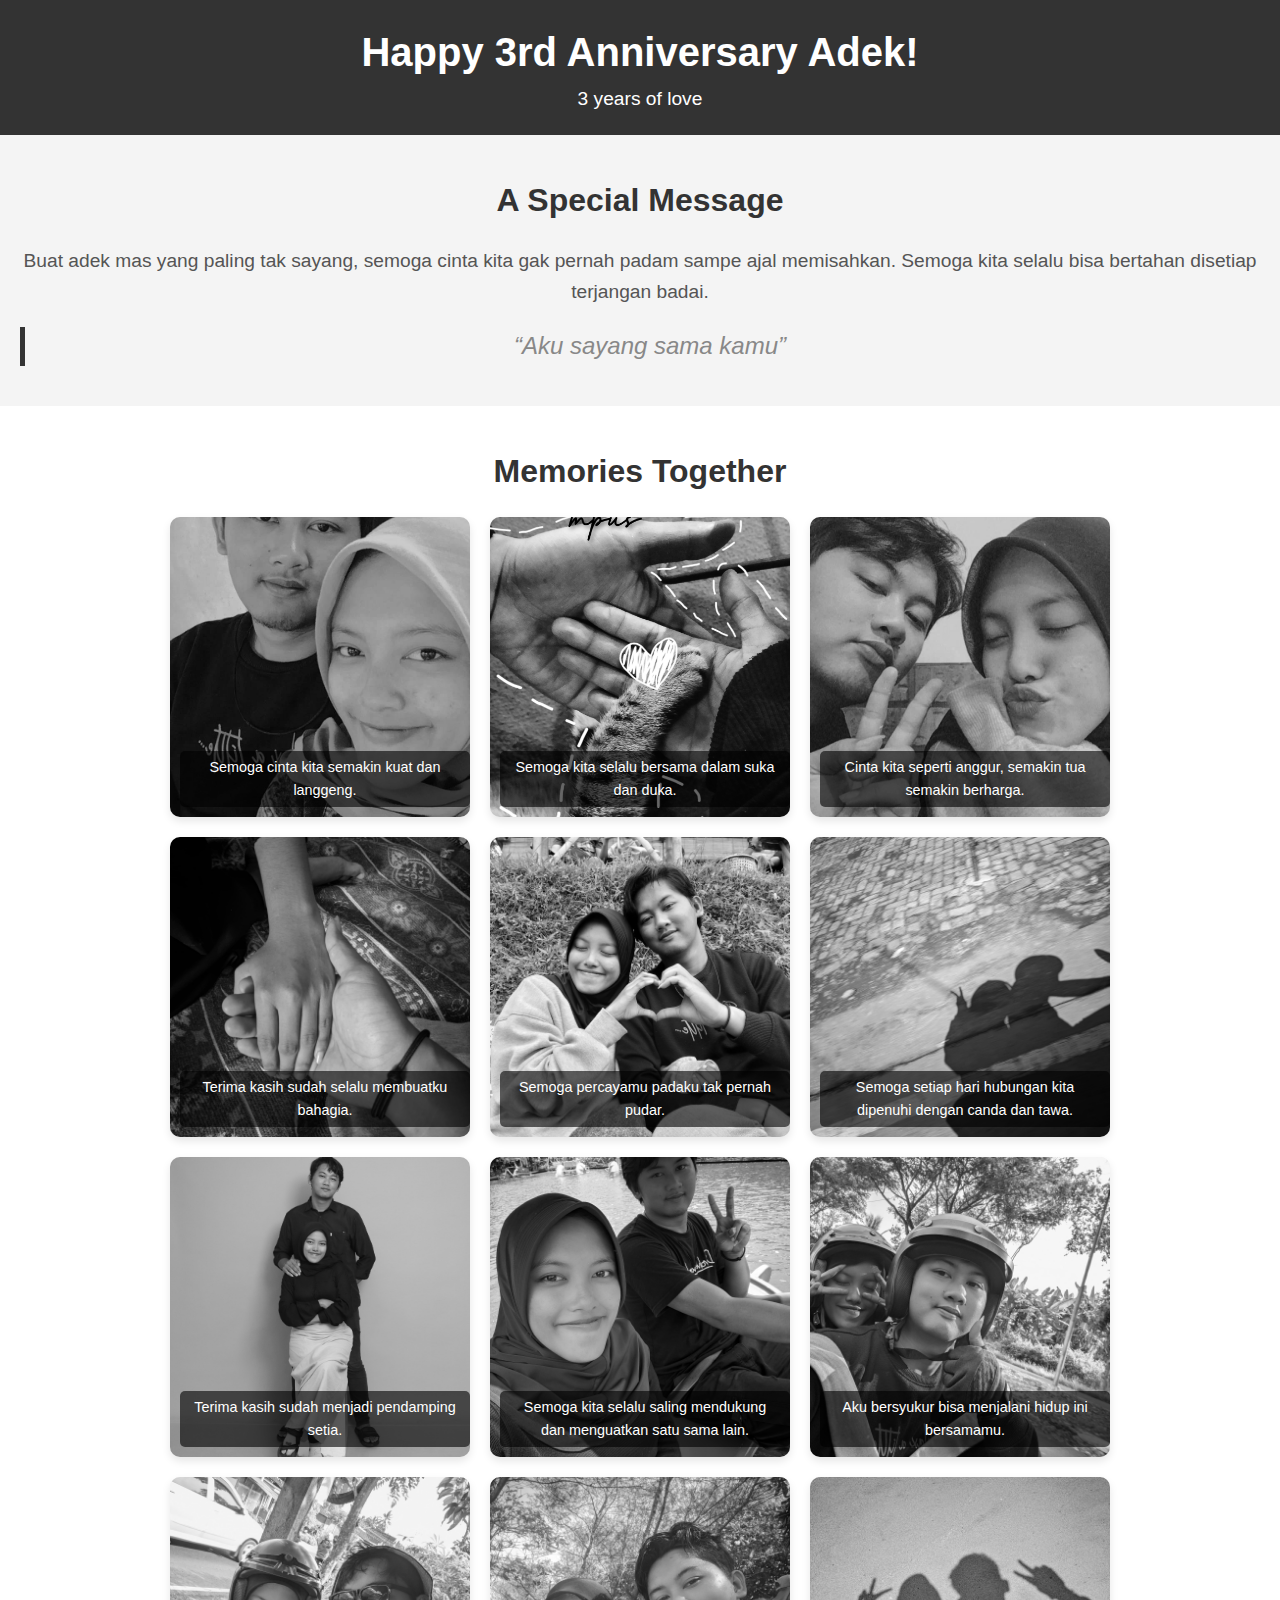
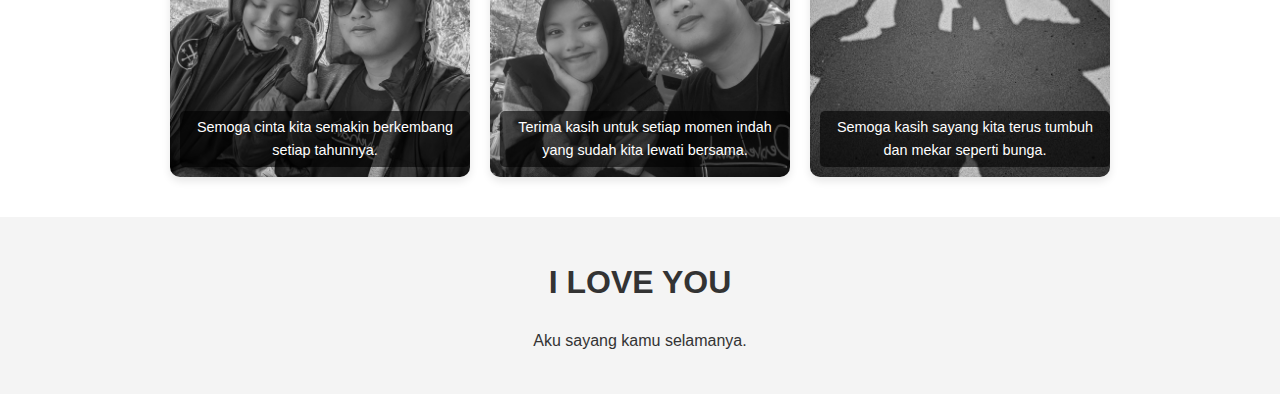
<file: index.html>
<!DOCTYPE html>
<html lang="en">
<head>
    <meta charset="UTF-8">
    <meta name="viewport" content="width=device-width, initial-scale=1.0">
    <title>3rd Anniversary</title>
    <link rel="stylesheet" href="style.css">
</head>
<body>
    <header>
        <h1>Happy 3rd Anniversary Adek!</h1>
        <p>3 years of love</p>
    </header>

    <section id="message">
        <h2>A Special Message</h2>
        <p>Buat adek mas yang paling tak sayang, semoga cinta kita gak pernah padam sampe ajal memisahkan. Semoga kita selalu bisa bertahan disetiap terjangan badai.</p>
        <blockquote>“Aku sayang sama kamu”</blockquote>
    </section>

    <section id="gallery">
        <h2>Memories Together</h2>
        <div class="gallery-container">
            <div class="gallery-item">
                <img src="4.jpeg" alt="Memory 1">
                <p>Semoga cinta kita semakin kuat dan langgeng.</p>
            </div>
            <div class="gallery-item">
                <img src="2.jpeg" alt="Memory 2">
                <p>Semoga kita selalu bersama dalam suka dan duka.</p>
            </div>
            <div class="gallery-item">
                <img src="3.jpeg" alt="Memory 3">
                <p>Cinta kita seperti anggur, semakin tua semakin berharga.</p>
            </div>
            <div class="gallery-item">
                <img src="1.jpeg" alt="Memory 4">
                <p>Terima kasih sudah selalu membuatku bahagia.</p>
            </div>
            <div class="gallery-item">
                <img src="5.jpeg" alt="Memory 5">
                <p>Semoga percayamu padaku tak pernah pudar.</p>
            </div>
            <div class="gallery-item">
                <img src="6.jpeg" alt="Memory 6">
                <p>Semoga setiap hari hubungan kita dipenuhi dengan canda dan tawa.</p>
            </div>
            <div class="gallery-item">
                <img src="7.jpeg" alt="Memory 7">
                <p>Terima kasih sudah menjadi pendamping setia.</p>
            </div>
            <div class="gallery-item">
                <img src="9.jpeg" alt="Memory 9">
                <p>Semoga kita selalu saling mendukung dan menguatkan satu sama lain.</p>
            </div>
            <div class="gallery-item">
                <img src="10.jpeg" alt="Memory 10">
                <p>Aku bersyukur bisa menjalani hidup ini bersamamu.</p>
            </div>
            <div class="gallery-item">
                <img src="11.jpeg" alt="Memory 11">
                <p>Semoga cinta kita semakin berkembang setiap tahunnya.</p>
            </div>
            <div class="gallery-item">
                <img src="12.jpeg" alt="Memory 12">
                <p>Terima kasih untuk setiap momen indah yang sudah kita lewati bersama.</p>
            </div>
            <div class="gallery-item">
                <img src="13.jpeg" alt="Memory 13">
                <p>Semoga kasih sayang kita terus tumbuh dan mekar seperti bunga.</p>
            </div>
        </div>
    </section>

    <section id="future">
        <h2>I LOVE YOU</h2>
        <p>Aku sayang kamu selamanya.</p>
    </section>

    <script src="script.js"></script>
</body>
</html>
</file>
<file: style.css>
/* Reset default browser styles */
* {
    margin: 0;
    padding: 0;
    box-sizing: border-box;
}

body {
    font-family: 'Arial', sans-serif;
    background-color: #f4f4f4;
    color: #333;
    line-height: 1.6;
}

/* Hitam putih tema */
header, footer {
    background-color: #333;
    color: white;
    text-align: center;
    padding: 20px 0;
}

header h1 {
    font-size: 2.5em;
}

header p {
    font-size: 1.2em;
}

section {
    padding: 40px 20px;
    text-align: center;
}

section h2 {
    font-size: 2em;
    margin-bottom: 20px;
    color: #333;
}

#message p {
    font-size: 1.2em;
    margin-bottom: 20px;
    color: #555;
}

blockquote {
    font-size: 1.5em;
    font-style: italic;
    color: #888;
    border-left: 5px solid #333;
    padding-left: 15px;
}

#gallery {
    background-color: #fff;
}

.gallery-container {
    display: flex;
    flex-wrap: wrap;
    justify-content: center;
    gap: 20px;
}

.gallery-item {
    width: 300px;
    height: 300px;
    overflow: hidden;
    position: relative;
    background-color: #f0f0f0;
    border-radius: 10px;
    box-shadow: 0 4px 8px rgba(0, 0, 0, 0.1);
}

.gallery-item img {
    width: 100%;
    height: 100%;
    object-fit: cover;
    filter: grayscale(100%); /* Efek hitam putih pada gambar */
    transition: all 0.3s ease-in-out;
}

.gallery-item img:hover {
    filter: none; /* Mengembalikan warna saat hover */
}

.gallery-item p {
    position: absolute;
    bottom: 10px;
    left: 10px;
    font-size: 0.9em;
    color: #fff;
    background-color: rgba(0, 0, 0, 0.6);
    padding: 5px 10px;
    border-radius: 5px;
}

footer {
    padding: 10px 0;
    background-color: #333;
    color: white;
    text-align: center;
}
</file>
